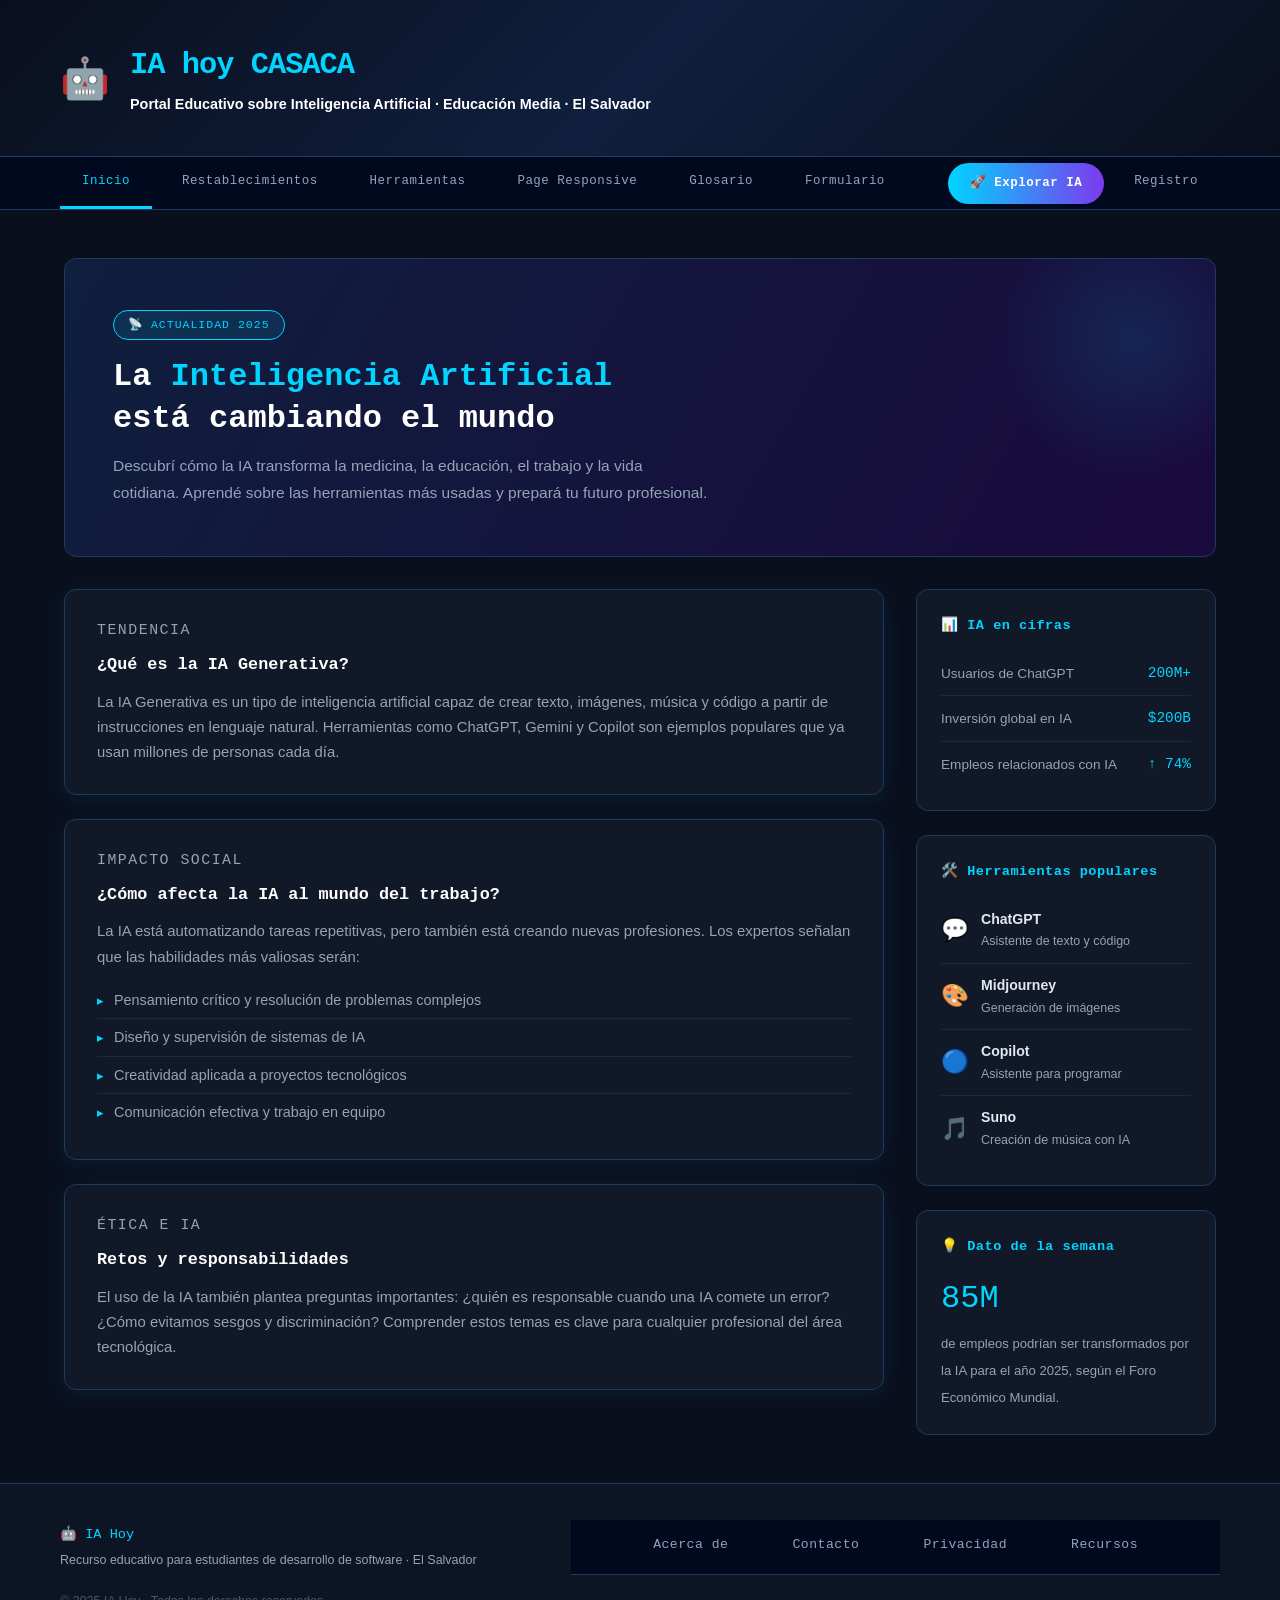
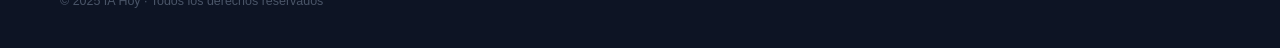
<file: index.html>
<!DOCTYPE html>
<html lang="es">
<head>
<meta charset="UTF-8">
<meta name="viewport" content="width=device-width, initial-scale=1.0">
<title>Inicio · R.A.V</title>
<link rel="stylesheet" href="style.css">
<link rel="icon" href="icons/Icon-IA.png">
</head>
<body>

  <header>
    <div class="header-icono">🤖</div>
    <div>
      <h1>IA hoy CASACA</h1>
      <p>Portal Educativo sobre Inteligencia Artificial · Educación Media · El Salvador</p>
    </div>
  </header>


  <nav>
    <a href="index.html" class="activo">Inicio</a>
    <a href="noticias.html">Restablecimientos</a>
    <a href="Herramientas.html">Herramientas</a>
    <a href="responsivepage.html">Page Responsive</a>
    <a href="#">Glosario</a>
    <a href="formulario.html">Formulario</a>
    <a href="ExplorarIA.html" class="btn-especial">🚀 Explorar IA</a>
    <a href="Registro.html">Registro</a>
  </nav>

  <div class="contenedor">

    <section class="hero">
      <span class="hero-badge">📡 ACTUALIDAD 2025</span>
      <h2>La <span>Inteligencia Artificial</span><br />está cambiando el mundo</h2>
      <p>Descubrí cómo la IA transforma la medicina, la educación, el trabajo y la vida cotidiana. Aprendé sobre las herramientas más usadas y prepará tu futuro profesional.</p>
    </section>

    <main>

      <article class="card">
        <p class="card-tag">Tendencia</p>
        <h3>¿Qué es la IA Generativa?</h3>
        <p>La IA Generativa es un tipo de inteligencia artificial capaz de crear texto, imágenes, música y código a partir de instrucciones en lenguaje natural. Herramientas como ChatGPT, Gemini y Copilot son ejemplos populares que ya usan millones de personas cada día.</p>
      </article>

      <article class="card">
        <p class="card-tag">Impacto Social</p>
        <h3>¿Cómo afecta la IA al mundo del trabajo?</h3>
        <p>La IA está automatizando tareas repetitivas, pero también está creando nuevas profesiones. Los expertos señalan que las habilidades más valiosas serán:</p>
        <ul class="card-lista">
          <li>Pensamiento crítico y resolución de problemas complejos</li>
          <li>Diseño y supervisión de sistemas de IA</li>
          <li>Creatividad aplicada a proyectos tecnológicos</li>
          <li>Comunicación efectiva y trabajo en equipo</li>
        </ul>
      </article>

      <article class="card">
        <p class="card-tag">Ética e IA</p>
        <h3>Retos y responsabilidades</h3>
        <p>El uso de la IA también plantea preguntas importantes: ¿quién es responsable cuando una IA comete un error? ¿Cómo evitamos sesgos y discriminación? Comprender estos temas es clave para cualquier profesional del área tecnológica.</p>
      </article>

    </main>

    <aside>

      <div class="aside-card">
        <h4>📊 IA en cifras</h4>
        <div class="stat-item">
          <span class="stat-label">Usuarios de ChatGPT</span>
          <span class="stat-valor">200M+</span>
        </div>
        <div class="stat-item">
          <span class="stat-label">Inversión global en IA</span>
          <span class="stat-valor">$200B</span>
        </div>
        <div class="stat-item">
          <span class="stat-label">Empleos relacionados con IA</span>
          <span class="stat-valor">↑ 74%</span>
        </div>
      </div>

      <div class="aside-card">
        <h4>🛠️ Herramientas populares</h4>
        <div class="herramienta-item">
          <span class="herramienta-icono">💬</span>
          <div>
            <div class="herramienta-nombre">ChatGPT</div>
            <div class="herramienta-desc">Asistente de texto y código</div>
          </div>
        </div>
        <div class="herramienta-item">
          <span class="herramienta-icono">🎨</span>
          <div>
            <div class="herramienta-nombre">Midjourney</div>
            <div class="herramienta-desc">Generación de imágenes</div>
          </div>
        </div>
        <div class="herramienta-item">
          <span class="herramienta-icono">🔵</span>
          <div>
            <div class="herramienta-nombre">Copilot</div>
            <div class="herramienta-desc">Asistente para programar</div>
          </div>
        </div>
        <div class="herramienta-item">
          <span class="herramienta-icono">🎵</span>
          <div>
            <div class="herramienta-nombre">Suno</div>
            <div class="herramienta-desc">Creación de música con IA</div>
          </div>
        </div>
      </div>

      <div class="aside-card">
        <h4>💡 Dato de la semana</h4>
        <span class="dato-grande">85M</span>
        <span class="dato-desc">de empleos podrían ser transformados por la IA para el año 2025, según el Foro Económico Mundial.</span>
      </div>

    </aside>

  </div><footer>
    <div class="footer-marca">
      🤖 IA Hoy
      <span>Recurso educativo para estudiantes de desarrollo de software · El Salvador</span>
    </div>
    <nav class="footer-links">
      <a href="#">Acerca de</a>
      <a href="#">Contacto</a>
      <a href="#">Privacidad</a>
      <a href="#">Recursos</a>
    </nav>
    <p class="footer-copy">&copy; 2025 IA Hoy · Todos los derechos reservados</p>
  </footer>

</body>
</html>
</file>
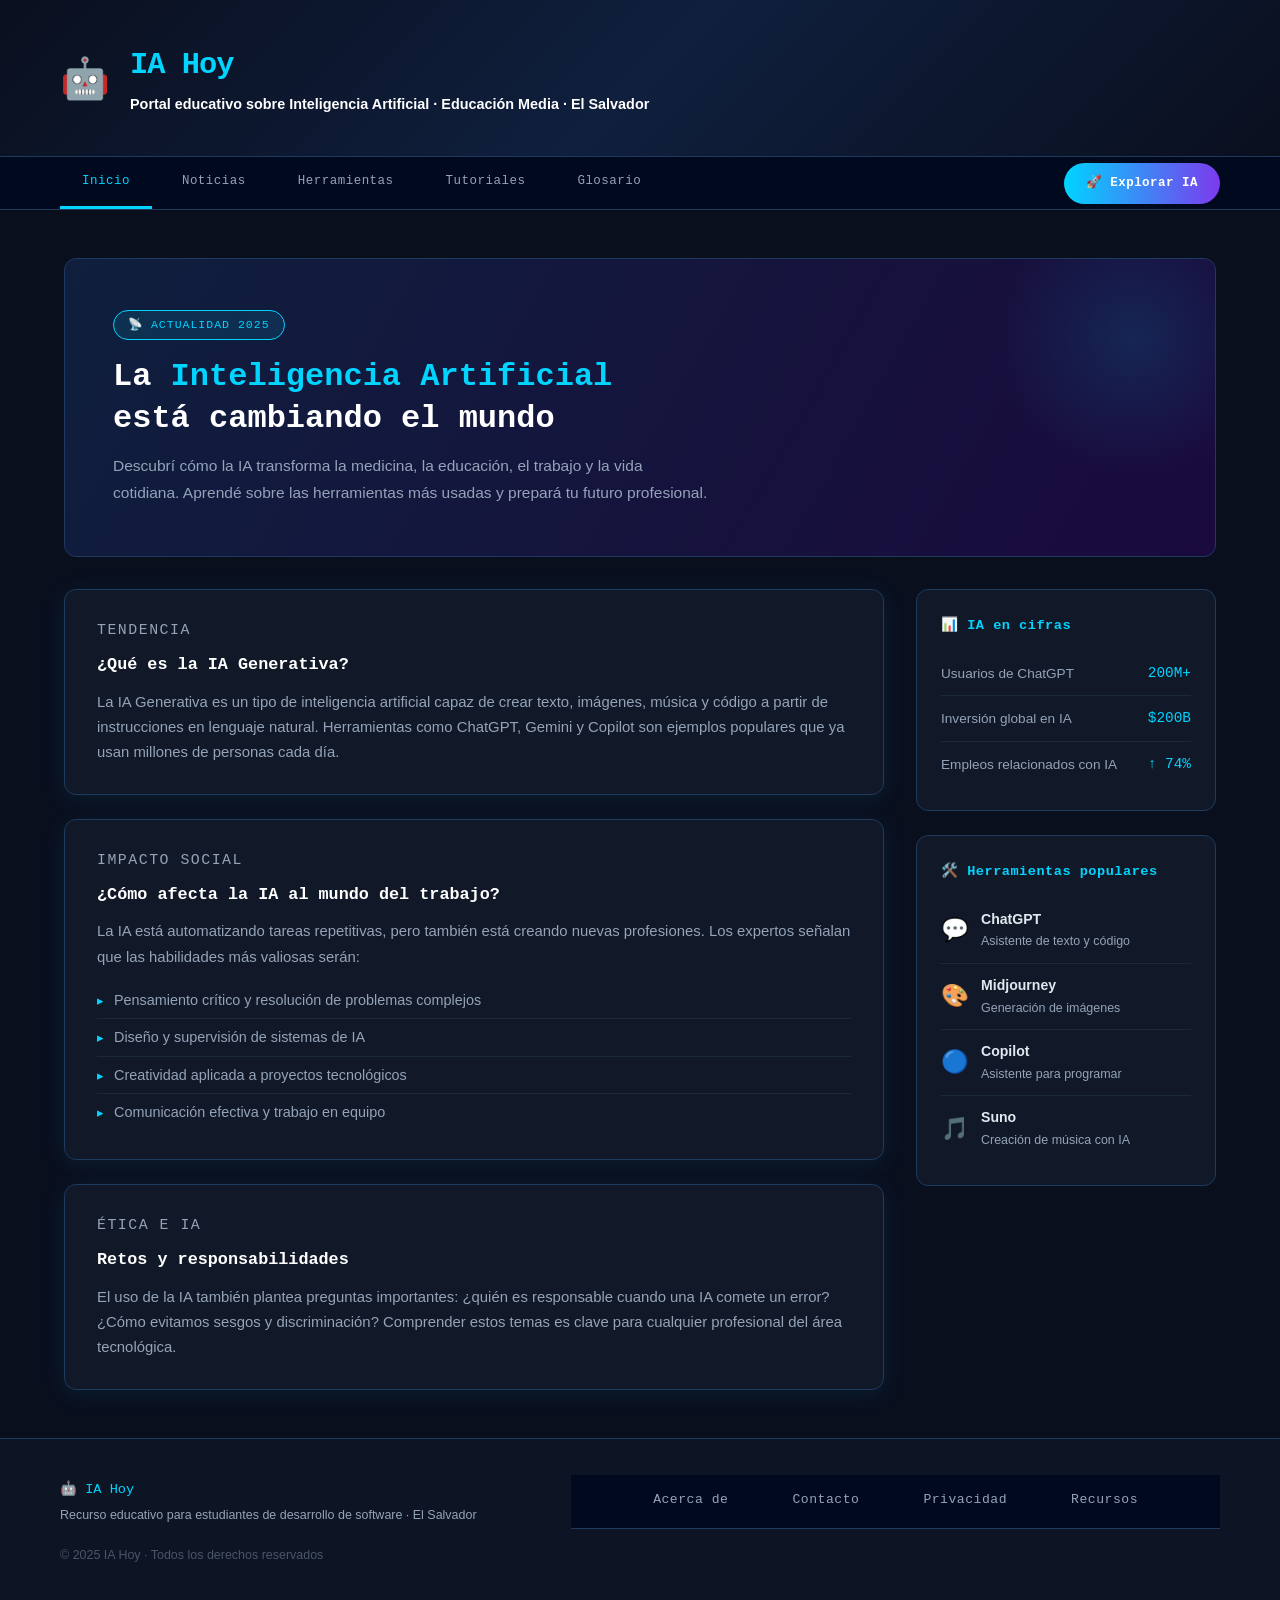
<file: ExplorarIA.html>
<!DOCTYPE html>
<html lang="es">
<head>
<meta charset="UTF-8">
<meta name="viewport" content="width=device-width, initial-scale=1.0">
<title>La actualidad de la IA</title>
<link rel="stylesheet" href="style.css">
<link rel="icon" href="icons/Icon-IA.png">
</head>
<body>

  <!-- ==================== HEADER ==================== -->
  <header>
    <div class="header-icono">🤖</div>
    <div>
      <h1>IA Hoy</h1>
      <p>Portal educativo sobre Inteligencia Artificial · Educación Media · El Salvador</p>
    </div>
  </header>

  <!-- ==================== NAV ==================== -->
  <nav>
    <a href="index.html" class="activo">Inicio</a>
    <a href="noticias.html">Noticias</a>
    <a href="Herramientas.html">Herramientas</a>
    <a href="#">Tutoriales</a>
    <a href="#">Glosario</a>
    <a href="ExplorarIA.html" class="btn-especial">🚀 Explorar IA</a>
  </nav>

  <!-- ==================== CONTENIDO PRINCIPAL ==================== -->
  <div class="contenedor">

    <!-- HERO BANNER -->
    <section class="hero">
      <span class="hero-badge">📡 ACTUALIDAD 2025</span>
      <h2>La <span>Inteligencia Artificial</span><br />está cambiando el mundo</h2>
      <p>Descubrí cómo la IA transforma la medicina, la educación, el trabajo y la vida cotidiana. Aprendé sobre las herramientas más usadas y prepará tu futuro profesional.</p>
    </section>

    <!-- MAIN: artículos principales -->
    <main>

      <article class="card">
        <p class="card-tag">Tendencia</p>
        <h3>¿Qué es la IA Generativa?</h3>
        <p>La IA Generativa es un tipo de inteligencia artificial capaz de crear texto, imágenes, música y código a partir de instrucciones en lenguaje natural. Herramientas como ChatGPT, Gemini y Copilot son ejemplos populares que ya usan millones de personas cada día.</p>
      </article>

      <article class="card">
        <p class="card-tag">Impacto Social</p>
        <h3>¿Cómo afecta la IA al mundo del trabajo?</h3>
        <p>La IA está automatizando tareas repetitivas, pero también está creando nuevas profesiones. Los expertos señalan que las habilidades más valiosas serán:</p>
        <ul class="card-lista">
          <li>Pensamiento crítico y resolución de problemas complejos</li>
          <li>Diseño y supervisión de sistemas de IA</li>
          <li>Creatividad aplicada a proyectos tecnológicos</li>
          <li>Comunicación efectiva y trabajo en equipo</li>
        </ul>
      </article>

      <article class="card">
        <p class="card-tag">Ética e IA</p>
        <h3>Retos y responsabilidades</h3>
        <p>El uso de la IA también plantea preguntas importantes: ¿quién es responsable cuando una IA comete un error? ¿Cómo evitamos sesgos y discriminación? Comprender estos temas es clave para cualquier profesional del área tecnológica.</p>
      </article>

    </main>

    <!-- ASIDE: contenido lateral -->
    <aside>

      <div class="aside-card">
        <h4>📊 IA en cifras</h4>
        <div class="stat-item">
          <span class="stat-label">Usuarios de ChatGPT</span>
          <span class="stat-valor">200M+</span>
        </div>
        <div class="stat-item">
          <span class="stat-label">Inversión global en IA</span>
          <span class="stat-valor">$200B</span>
        </div>
        <div class="stat-item">
          <span class="stat-label">Empleos relacionados con IA</span>
          <span class="stat-valor">↑ 74%</span>
        </div>
      </div>

      <div class="aside-card">
        <h4>🛠️ Herramientas populares</h4>
        <div class="herramienta-item">
          <span class="herramienta-icono">💬</span>
          <div>
            <div class="herramienta-nombre">ChatGPT</div>
            <div class="herramienta-desc">Asistente de texto y código</div>
          </div>
        </div>
        <div class="herramienta-item">
          <span class="herramienta-icono">🎨</span>
          <div>
            <div class="herramienta-nombre">Midjourney</div>
            <div class="herramienta-desc">Generación de imágenes</div>
          </div>
        </div>
        <div class="herramienta-item">
          <span class="herramienta-icono">🔵</span>
          <div>
            <div class="herramienta-nombre">Copilot</div>
            <div class="herramienta-desc">Asistente para programar</div>
          </div>
        </div>
        <div class="herramienta-item">
          <span class="herramienta-icono">🎵</span>
          <div>
            <div class="herramienta-nombre">Suno</div>
            <div class="herramienta-desc">Creación de música con IA</div>
          </div>
        </div>
    </div>
</aside>

  </div><!-- fin .contenedor -->

  <!-- ==================== FOOTER ==================== -->
  <footer>
    <div class="footer-marca">
      🤖 IA Hoy
      <span>Recurso educativo para estudiantes de desarrollo de software · El Salvador</span>
    </div>
    <nav class="footer-links">
      <a href="#">Acerca de</a>
      <a href="#">Contacto</a>
      <a href="#">Privacidad</a>
      <a href="#">Recursos</a>
    </nav>
    <p class="footer-copy">&copy; 2025 IA Hoy · Todos los derechos reservados</p>
  </footer>

</body>
</html>
</file>
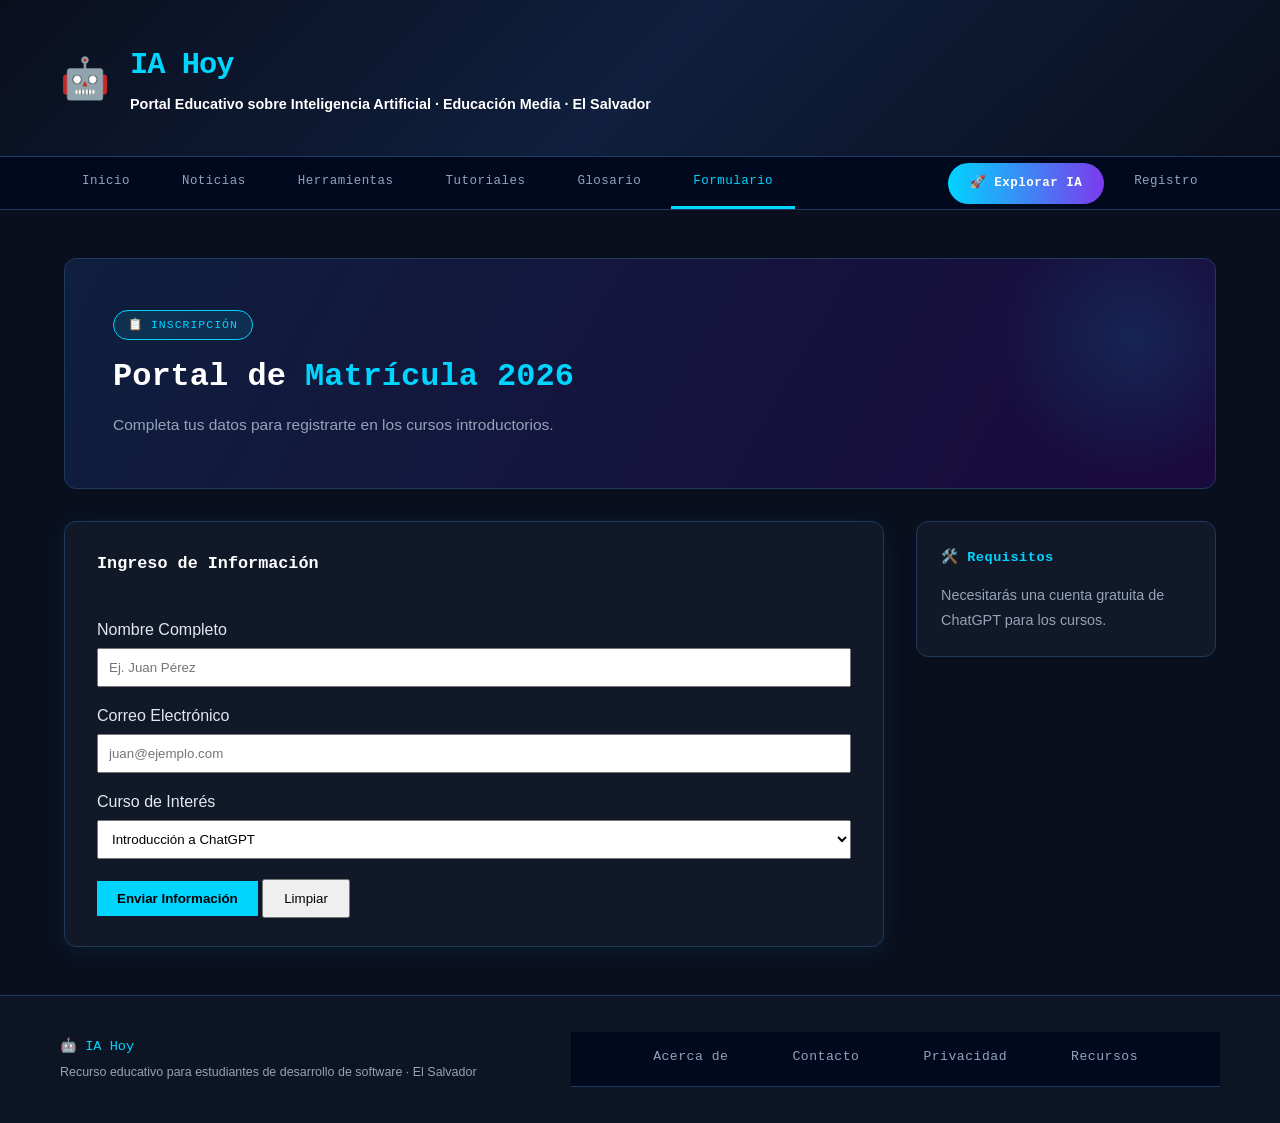
<file: formulario.html>
<!DOCTYPE html>
<html lang="es">
<head>
<meta charset="UTF-8">
<meta name="viewport" content="width=device-width, initial-scale=1.0">
<title>Formulario - IA Hoy</title>
<link rel="stylesheet" href="style.css">
<link rel="icon" href="icons/Icon-IA.png">
</head>
<body>

  <header>
    <div class="header-icono">🤖</div>
    <div>
      <h1>IA Hoy</h1>
      <p>Portal Educativo sobre Inteligencia Artificial · Educación Media · El Salvador</p>
    </div>
  </header>

  <nav>
    <a href="index.html">Inicio</a>
    <a href="noticias.html">Noticias</a>
    <a href="Herramientas.html">Herramientas</a>
    <a href="#">Tutoriales</a>
    <a href="#">Glosario</a>
    <a href="formulario.html" class="activo">Formulario</a>
    <a href="ExplorarIA.html" class="btn-especial">🚀 Explorar IA</a>
    <a href="Registro.html">Registro</a>
  </nav>

  <div class="contenedor">

    <section class="hero">
      <span class="hero-badge">📋 INSCRIPCIÓN</span>
      <h2>Portal de <span>Matrícula 2026</span></h2>
      <p>Completa tus datos para registrarte en los cursos introductorios.</p>
    </section>

    <main>
      <article class="card">
        <h3>Ingreso de Información</h3>
        <br>
        <form>
          <div style="margin-bottom: 15px;">
            <label>Nombre Completo</label><br>
            <input type="text" placeholder="Ej. Juan Pérez" style="width: 100%; padding: 10px; margin-top: 5px;">
          </div>
          <div style="margin-bottom: 15px;">
            <label>Correo Electrónico</label><br>
            <input type="email" placeholder="juan@ejemplo.com" style="width: 100%; padding: 10px; margin-top: 5px;">
          </div>
          <div style="margin-bottom: 15px;">
            <label>Curso de Interés</label><br>
            <select style="width: 100%; padding: 10px; margin-top: 5px;">
              <option>Introducción a ChatGPT</option>
              <option>Generación de Imágenes con IA</option>
            </select>
          </div>
          <div style="margin-top: 20px;">
            <button type="submit" style="padding: 10px 20px; background: var(--color-acento); border: none; font-weight: bold; cursor: pointer;">Enviar Información</button>
            <button type="reset" style="padding: 10px 20px; cursor: pointer;">Limpiar</button>
          </div>
        </form>
      </article>
    </main>

    <aside>
      <div class="aside-card">
        <h4>🛠️ Requisitos</h4>
        <p style="color: var(--color-suave); font-size: 0.9rem;">Necesitarás una cuenta gratuita de ChatGPT para los cursos.</p>
      </div>
    </aside>

  </div>

  <footer>
    <div class="footer-marca">
      🤖 IA Hoy
      <span>Recurso educativo para estudiantes de desarrollo de software · El Salvador</span>
    </div>
    <nav class="footer-links">
      <a href="#">Acerca de</a>
      <a href="#">Contacto</a>
      <a href="#">Privacidad</a>
      <a href="#">Recursos</a>
    </nav>
  </footer>
</body>
</html>
</file>
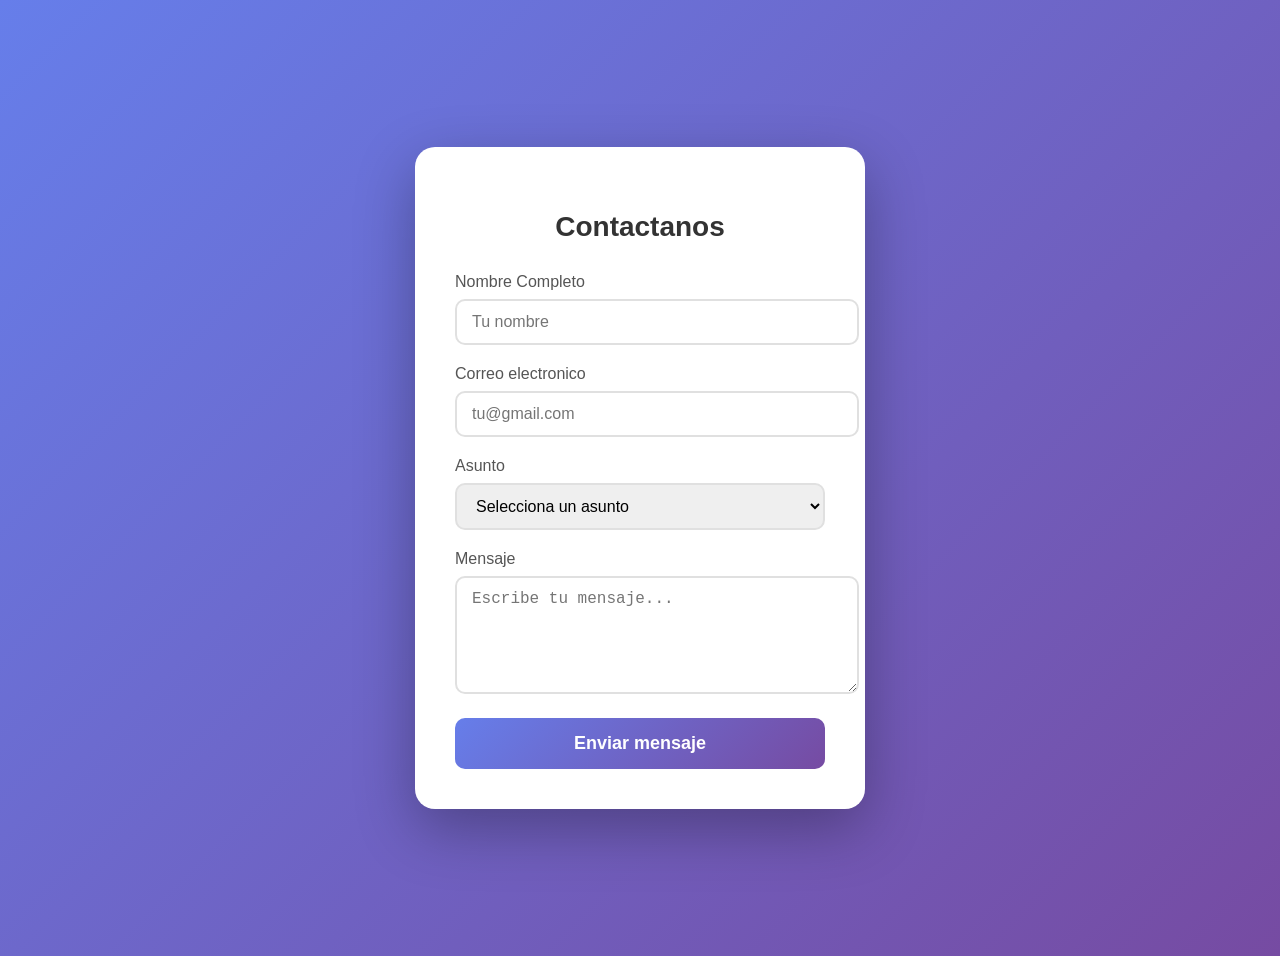
<file: formulariocontacto.html>
<!DOCTYPE html>
<html lang="en">
<head>
    <meta charset="UTF-8">
    <meta name="viewport" content="width=device-width, initial-scale=1.0">
    <title>Contacto</title>
    


    <style>

        body{
            font-family: 'Segoe UI', Tahoma, sans-serif;
            background: linear-gradient(135deg, #667eea 0%, #764ba2 100%);
            min-height: 100vh;
            display: flex;
            justify-content: center;
            align-items: center;
            padding: 20px;
        }

        .contenedor{
            width: 100%;
            max-width: 450px;
        }

        .formulario{
            background: white;
            padding: 40px;
            border-radius: 20px;
            box-shadow: 0 20px 60px rgba(0, 0, 0, 0.3);
        }

        .formulario h2{
            text-align: center;
            color: #333;
            margin-bottom: 30px;
            font-size: 28px;
        }

        .grupo{
            margin-bottom: 20px;
        }

        .grupo label{
            display: block;
            margin-bottom: 8PX;
            color: #555;
            font-weight: 500;
        }

        .grupo input,
        .grupo select,
        .grupo textarea{
            width: 100%;
            padding: 12px 15px;
            border: 2px solid #e0e0e0;
            border-radius: 10px;
            font-size: 16px;
            transition: border-color 0.3s;
        }

        .grupo input:focus,
        .grupo select:focus,
        .grupo textarea:focus{
            outline: none;
            border-color: #667eea;
        }

        .btn-enviar{
            width: 100%;
            padding: 15px;
            background: linear-gradient(135deg, #667eea 0%, #764ba2 100%);
            color: white;
            border: none;
            border-radius: 10px;
            font-size: 18px;
            font-weight: bold;
            cursor:pointer;
            transition: transform 0.2s, box-shadow 0.2s;
        }

        .btn-enviar:hover{
            transform: translateY(-2px);
            box-shadow: 0 10px 30px rgba(102, 126, 234, 0.4);
        }

        @media (max-width: 480px){
            .formulario{
                padding: 25px;
            }
        }

    </style>

</head>
<body>

    <div class="contenedor">
        <form action="" class="formulario">
            <h2>Contactanos</h2>
            <div class="grupo">
                <label for="nombre">Nombre Completo</label>
                <input type="text" id="nombre" placeholder="Tu nombre" required>
            </div>

            <div class="grupo">
                <label for="email">Correo electronico</label>
                <input type="email" id="email" placeholder="tu@gmail.com" required>
            </div>

            <div class="grupo">
                <label for="asunto">Asunto</label>
                <select name="" id="asunto" required>
                    <option value="">Selecciona un asunto</option>
                    <option value="Consulta">Consulta</option>
                    <option value="Soporte">Soporte tecnico</option>
                    <option value="Otro">Otro</option>
                </select>
            </div>

            <div class="grupo">
                <label for="mensaje">Mensaje</label>
                <textarea name="" id="mensaje" rows="5" placeholder="Escribe tu mensaje..." required></textarea>
            </div>

            <button type="submit" class="btn-enviar">Enviar mensaje</button>
        </form>
    </div>
    
</body>
</html>
</file>
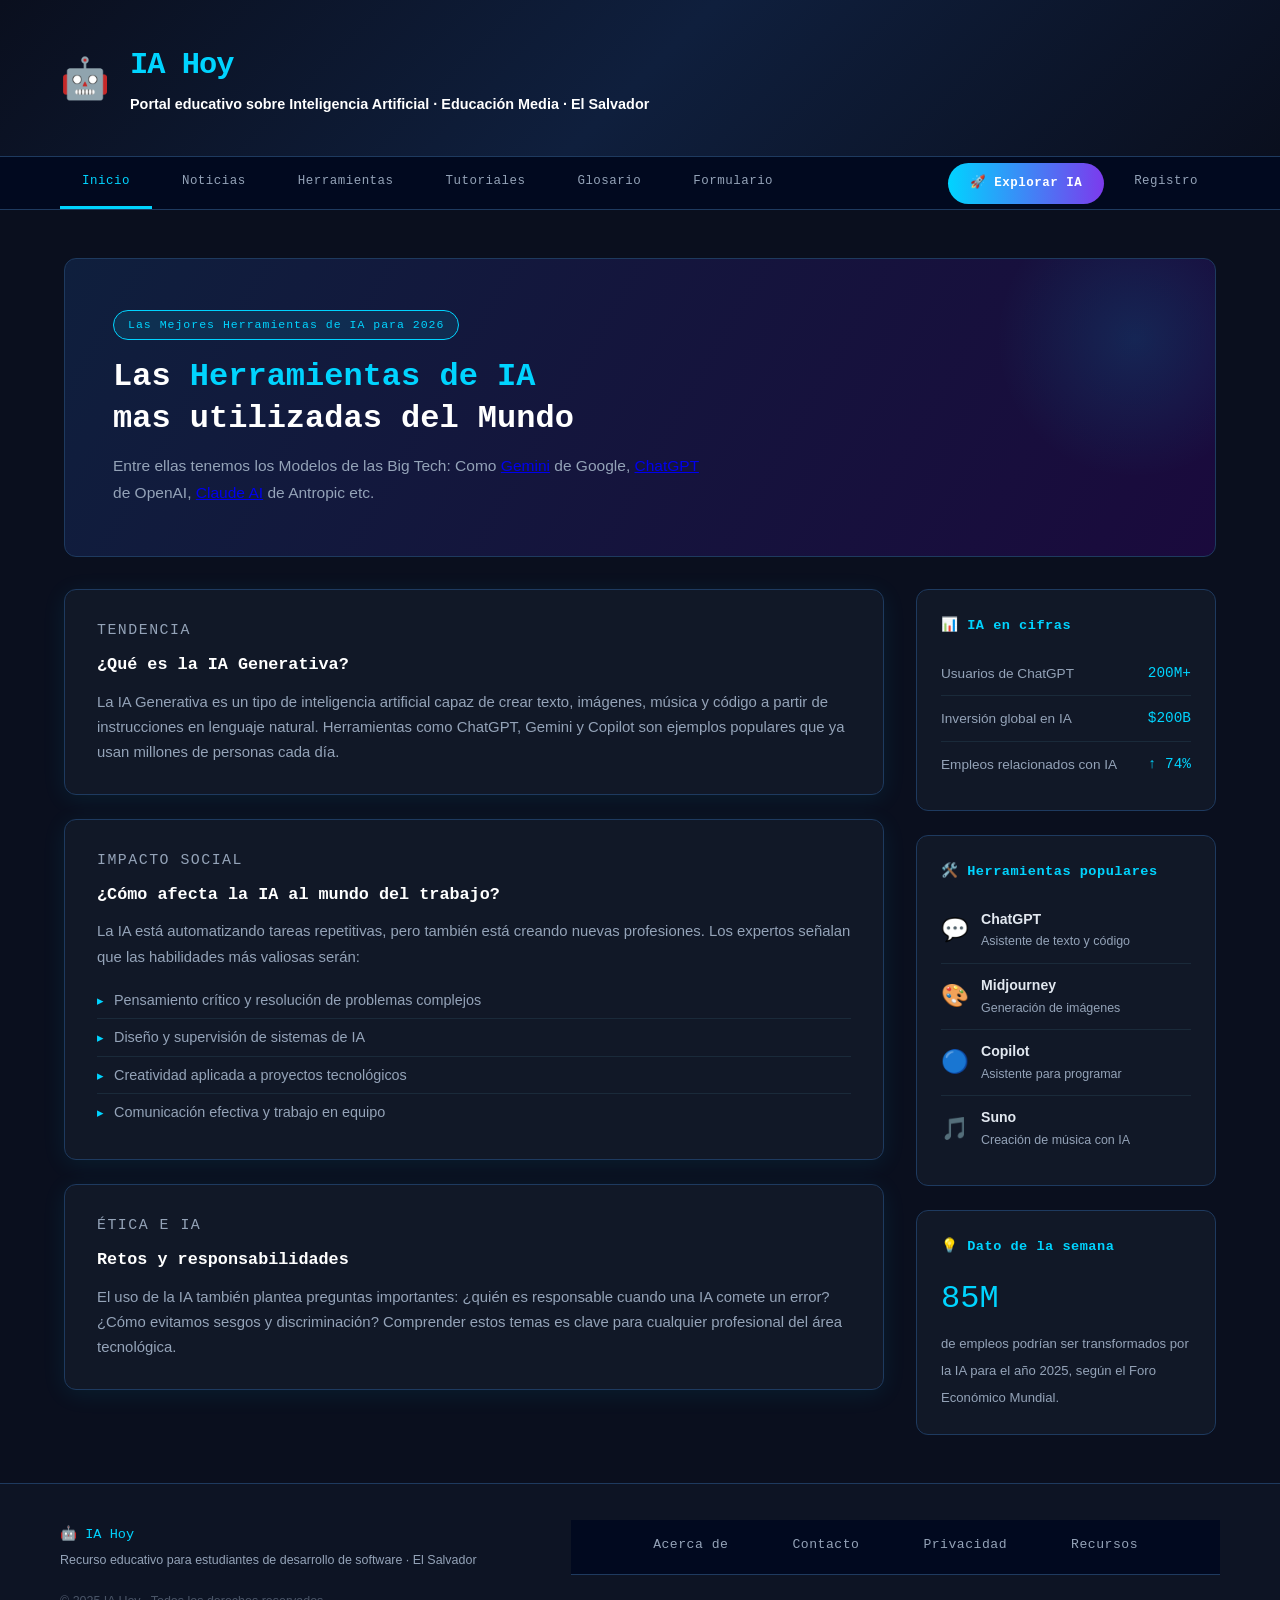
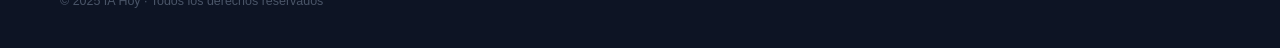
<file: Herramientas.html>
<!DOCTYPE html>
<html lang="es">
<head>
<meta charset="UTF-8">
<meta name="viewport" content="width=device-width, initial-scale=1.0">
<title>Herramientas · IA Hoy</title>
<link rel="stylesheet" href="style.css">
<link rel="icon" href="icons/Icon-IA.png">
</head>
<body>

  <!-- ==================== HEADER ==================== -->
  <header>
    <div class="header-icono">🤖</div>
    <div>
      <h1>IA Hoy</h1>
      <p>Portal educativo sobre Inteligencia Artificial · Educación Media · El Salvador</p>
    </div>
  </header>

  <!-- ==================== NAV ==================== -->
 <nav>
    <a href="main.html" class="activo">Inicio</a>
    <a href="noticias.html">Noticias</a>
    <a href="Herramientas.html">Herramientas</a>
    <a href="#">Tutoriales</a>
    <a href="#">Glosario</a>
    <a href="formulario.html">Formulario</a>
    <a href="ExplorarIA.html" class="btn-especial">🚀 Explorar IA</a>
    <a href="Registro.html">Registro</a>
  </nav>

  <!-- ==================== CONTENIDO PRINCIPAL ==================== -->
  <div class="contenedor">

    <!-- HERO BANNER -->
    <section class="hero">
      <span class="hero-badge">Las Mejores Herramientas de IA para 2026</span>
      <h2>Las <span>Herramientas de IA</span><br />mas utilizadas del Mundo</h2>
      <p>Entre ellas tenemos los Modelos de las Big Tech: Como <a id="enter" href="#">Gemini</a> de Google,
    <a id="enter" href="#">ChatGPT</a> de OpenAI, <a id="enter" href="#">Claude AI</a> de Antropic etc.</p>
    </section>

    <!-- MAIN: artículos principales -->
    <main>

      <article class="card">
        <p class="card-tag">Tendencia</p>
        <h3>¿Qué es la IA Generativa?</h3>
        <p>La IA Generativa es un tipo de inteligencia artificial capaz de crear texto, imágenes, música y código a partir de instrucciones en lenguaje natural. Herramientas como ChatGPT, Gemini y Copilot son ejemplos populares que ya usan millones de personas cada día.</p>
      </article>

      <article class="card">
        <p class="card-tag">Impacto Social</p>
        <h3>¿Cómo afecta la IA al mundo del trabajo?</h3>
        <p>La IA está automatizando tareas repetitivas, pero también está creando nuevas profesiones. Los expertos señalan que las habilidades más valiosas serán:</p>
        <ul class="card-lista">
          <li>Pensamiento crítico y resolución de problemas complejos</li>
          <li>Diseño y supervisión de sistemas de IA</li>
          <li>Creatividad aplicada a proyectos tecnológicos</li>
          <li>Comunicación efectiva y trabajo en equipo</li>
        </ul>
      </article>

      <article class="card">
        <p class="card-tag">Ética e IA</p>
        <h3>Retos y responsabilidades</h3>
        <p>El uso de la IA también plantea preguntas importantes: ¿quién es responsable cuando una IA comete un error? ¿Cómo evitamos sesgos y discriminación? Comprender estos temas es clave para cualquier profesional del área tecnológica.</p>
      </article>

    </main>

    <!-- ASIDE: contenido lateral -->
    <aside>

      <div class="aside-card">
        <h4>📊 IA en cifras</h4>
        <div class="stat-item">
          <span class="stat-label">Usuarios de ChatGPT</span>
          <span class="stat-valor">200M+</span>
        </div>
        <div class="stat-item">
          <span class="stat-label">Inversión global en IA</span>
          <span class="stat-valor">$200B</span>
        </div>
        <div class="stat-item">
          <span class="stat-label">Empleos relacionados con IA</span>
          <span class="stat-valor">↑ 74%</span>
        </div>
      </div>

      <div class="aside-card">
        <h4>🛠️ Herramientas populares</h4>
        <div class="herramienta-item">
          <span class="herramienta-icono">💬</span>
          <div>
            <div class="herramienta-nombre">ChatGPT</div>
            <div class="herramienta-desc">Asistente de texto y código</div>
          </div>
        </div>
        <div class="herramienta-item">
          <span class="herramienta-icono">🎨</span>
          <div>
            <div class="herramienta-nombre">Midjourney</div>
            <div class="herramienta-desc">Generación de imágenes</div>
          </div>
        </div>
        <div class="herramienta-item">
          <span class="herramienta-icono">🔵</span>
          <div>
            <div class="herramienta-nombre">Copilot</div>
            <div class="herramienta-desc">Asistente para programar</div>
          </div>
        </div>
        <div class="herramienta-item">
          <span class="herramienta-icono">🎵</span>
          <div>
            <div class="herramienta-nombre">Suno</div>
            <div class="herramienta-desc">Creación de música con IA</div>
          </div>
        </div>
      </div>

      <div class="aside-card">
        <h4>💡 Dato de la semana</h4>
        <span class="dato-grande">85M</span>
        <span class="dato-desc">de empleos podrían ser transformados por la IA para el año 2025, según el Foro Económico Mundial.</span>
      </div>

    </aside>

  </div><!-- fin .contenedor -->

  <!-- ==================== FOOTER ==================== -->
  <footer>
    <div class="footer-marca">
      🤖 IA Hoy
      <span>Recurso educativo para estudiantes de desarrollo de software · El Salvador</span>
    </div>
    <nav class="footer-links">
      <a href="#">Acerca de</a>
      <a href="#">Contacto</a>
      <a href="#">Privacidad</a>
      <a href="#">Recursos</a>
    </nav>
    <p class="footer-copy">&copy; 2025 IA Hoy · Todos los derechos reservados</p>
  </footer>

</body>
</html>
</file>
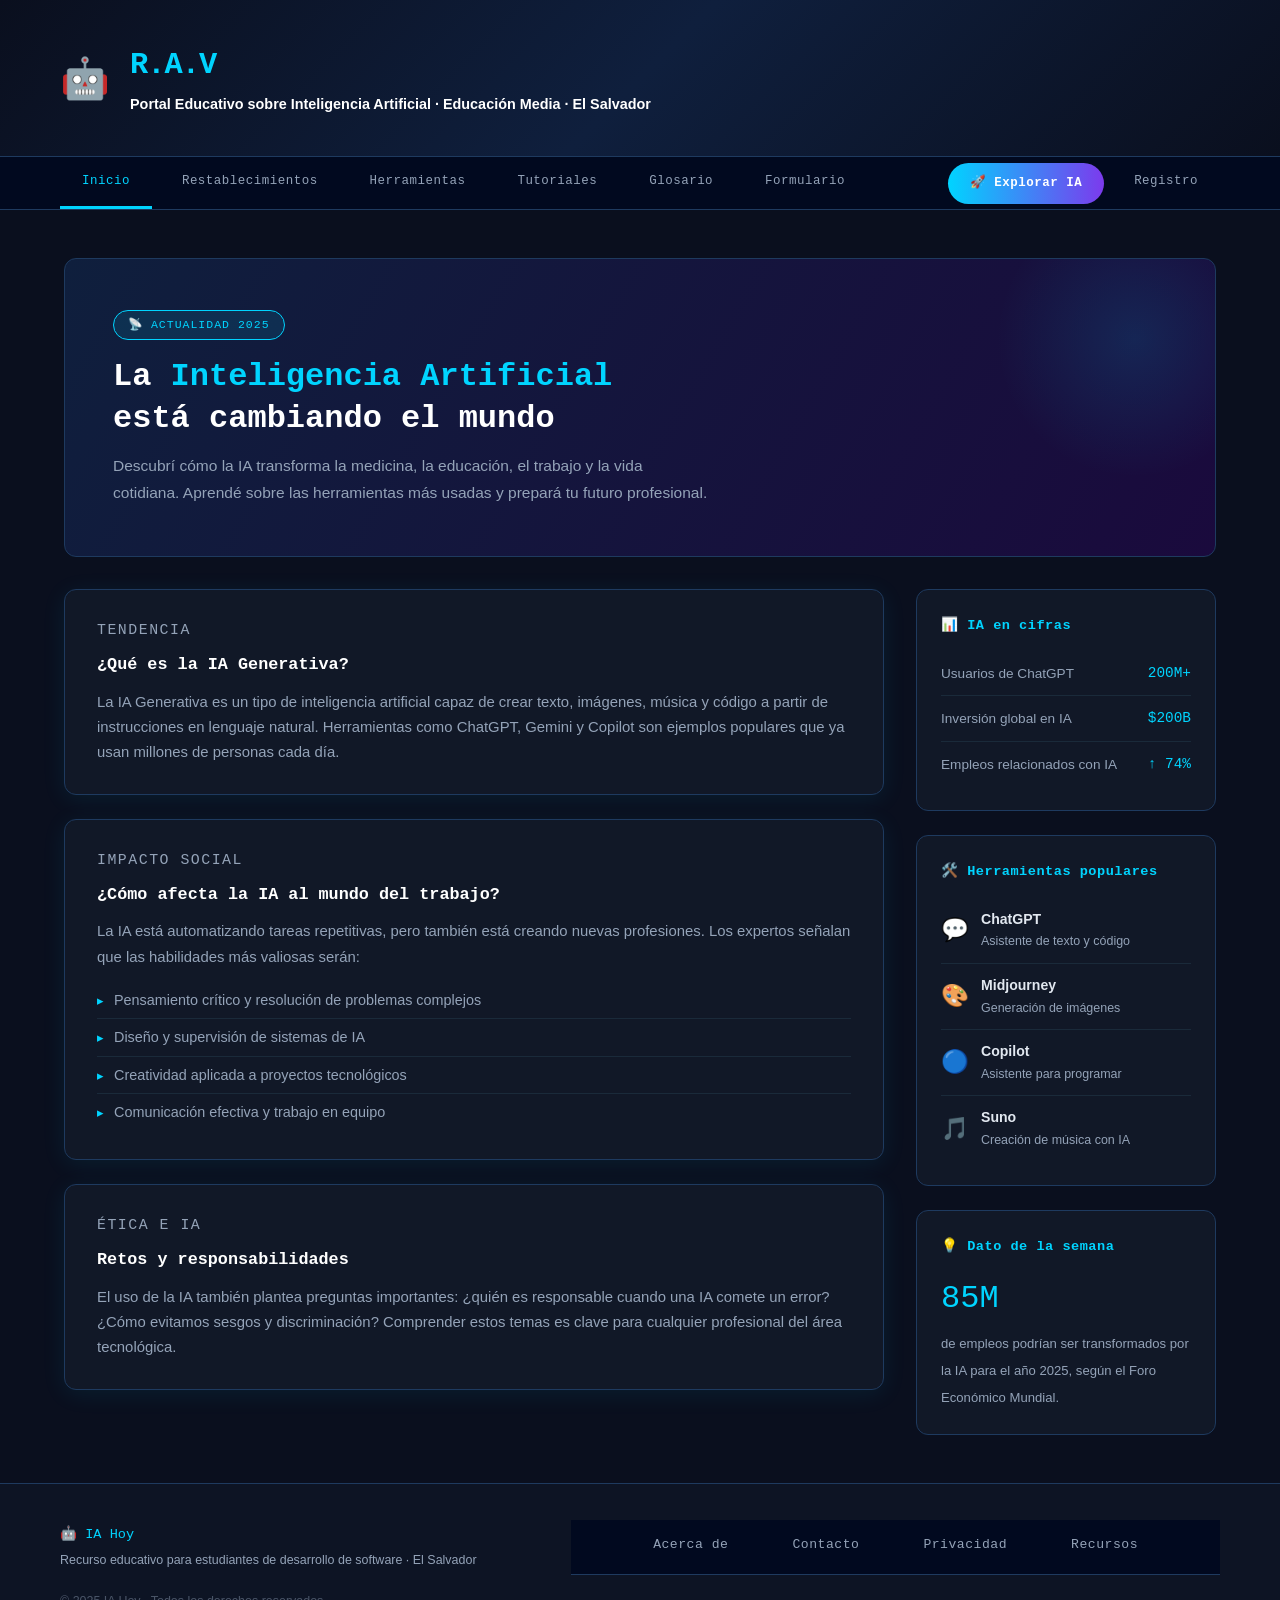
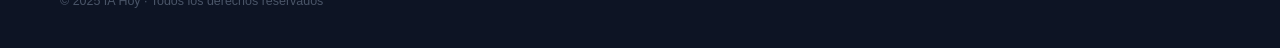
<file: main.html>
<!DOCTYPE html>
<html lang="es">
<head>
<meta charset="UTF-8">
<meta name="viewport" content="width=device-width, initial-scale=1.0">
<title>Inicio · R.A.V</title>
<link rel="stylesheet" href="style.css">
<link rel="icon" href="icons/Icon-IA.png">
</head>
<body>

  <header>
    <div class="header-icono">🤖</div>
    <div>
      <h1>R.A.V</h1>
      <p>Portal Educativo sobre Inteligencia Artificial · Educación Media · El Salvador</p>
    </div>
  </header>


  <nav>
    <a href="main.html" class="activo">Inicio</a>
    <a href="noticias.html">Restablecimientos</a>
    <a href="Herramientas.html">Herramientas</a>
    <a href="#">Tutoriales</a>
    <a href="#">Glosario</a>
    <a href="formulario.html">Formulario</a>
    <a href="ExplorarIA.html" class="btn-especial">🚀 Explorar IA</a>
    <a href="Registro.html">Registro</a>
  </nav>

  <div class="contenedor">

    <section class="hero">
      <span class="hero-badge">📡 ACTUALIDAD 2025</span>
      <h2>La <span>Inteligencia Artificial</span><br />está cambiando el mundo</h2>
      <p>Descubrí cómo la IA transforma la medicina, la educación, el trabajo y la vida cotidiana. Aprendé sobre las herramientas más usadas y prepará tu futuro profesional.</p>
    </section>

    <main>

      <article class="card">
        <p class="card-tag">Tendencia</p>
        <h3>¿Qué es la IA Generativa?</h3>
        <p>La IA Generativa es un tipo de inteligencia artificial capaz de crear texto, imágenes, música y código a partir de instrucciones en lenguaje natural. Herramientas como ChatGPT, Gemini y Copilot son ejemplos populares que ya usan millones de personas cada día.</p>
      </article>

      <article class="card">
        <p class="card-tag">Impacto Social</p>
        <h3>¿Cómo afecta la IA al mundo del trabajo?</h3>
        <p>La IA está automatizando tareas repetitivas, pero también está creando nuevas profesiones. Los expertos señalan que las habilidades más valiosas serán:</p>
        <ul class="card-lista">
          <li>Pensamiento crítico y resolución de problemas complejos</li>
          <li>Diseño y supervisión de sistemas de IA</li>
          <li>Creatividad aplicada a proyectos tecnológicos</li>
          <li>Comunicación efectiva y trabajo en equipo</li>
        </ul>
      </article>

      <article class="card">
        <p class="card-tag">Ética e IA</p>
        <h3>Retos y responsabilidades</h3>
        <p>El uso de la IA también plantea preguntas importantes: ¿quién es responsable cuando una IA comete un error? ¿Cómo evitamos sesgos y discriminación? Comprender estos temas es clave para cualquier profesional del área tecnológica.</p>
      </article>

    </main>

    <aside>

      <div class="aside-card">
        <h4>📊 IA en cifras</h4>
        <div class="stat-item">
          <span class="stat-label">Usuarios de ChatGPT</span>
          <span class="stat-valor">200M+</span>
        </div>
        <div class="stat-item">
          <span class="stat-label">Inversión global en IA</span>
          <span class="stat-valor">$200B</span>
        </div>
        <div class="stat-item">
          <span class="stat-label">Empleos relacionados con IA</span>
          <span class="stat-valor">↑ 74%</span>
        </div>
      </div>

      <div class="aside-card">
        <h4>🛠️ Herramientas populares</h4>
        <div class="herramienta-item">
          <span class="herramienta-icono">💬</span>
          <div>
            <div class="herramienta-nombre">ChatGPT</div>
            <div class="herramienta-desc">Asistente de texto y código</div>
          </div>
        </div>
        <div class="herramienta-item">
          <span class="herramienta-icono">🎨</span>
          <div>
            <div class="herramienta-nombre">Midjourney</div>
            <div class="herramienta-desc">Generación de imágenes</div>
          </div>
        </div>
        <div class="herramienta-item">
          <span class="herramienta-icono">🔵</span>
          <div>
            <div class="herramienta-nombre">Copilot</div>
            <div class="herramienta-desc">Asistente para programar</div>
          </div>
        </div>
        <div class="herramienta-item">
          <span class="herramienta-icono">🎵</span>
          <div>
            <div class="herramienta-nombre">Suno</div>
            <div class="herramienta-desc">Creación de música con IA</div>
          </div>
        </div>
      </div>

      <div class="aside-card">
        <h4>💡 Dato de la semana</h4>
        <span class="dato-grande">85M</span>
        <span class="dato-desc">de empleos podrían ser transformados por la IA para el año 2025, según el Foro Económico Mundial.</span>
      </div>

    </aside>

  </div><footer>
    <div class="footer-marca">
      🤖 IA Hoy
      <span>Recurso educativo para estudiantes de desarrollo de software · El Salvador</span>
    </div>
    <nav class="footer-links">
      <a href="#">Acerca de</a>
      <a href="#">Contacto</a>
      <a href="#">Privacidad</a>
      <a href="#">Recursos</a>
    </nav>
    <p class="footer-copy">&copy; 2025 IA Hoy · Todos los derechos reservados</p>
  </footer>

</body>
</html>
</file>
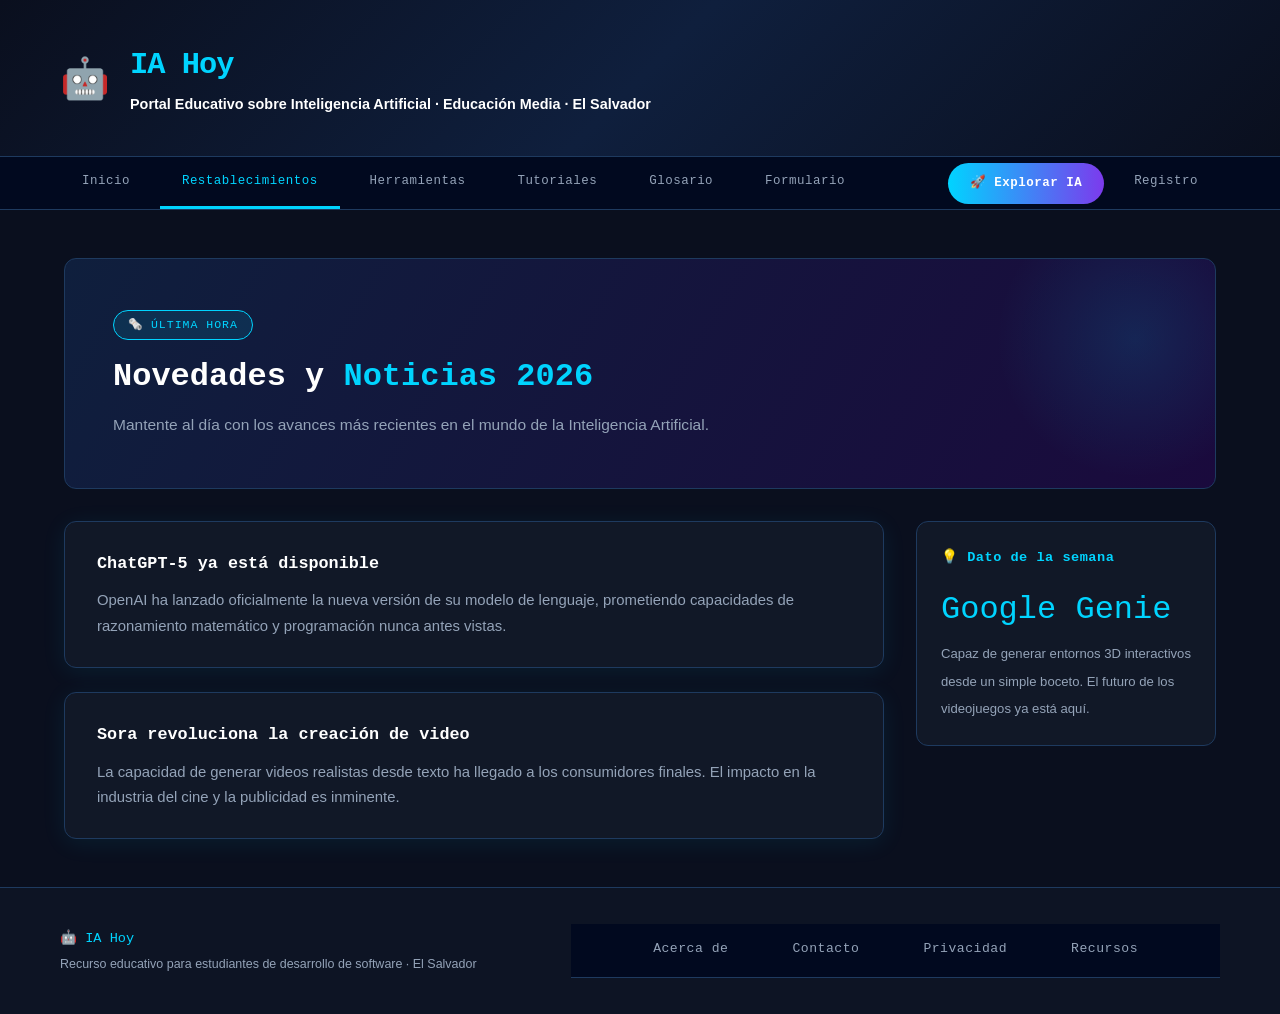
<file: noticias.html>
<!DOCTYPE html>
<html lang="es">
<head>
<meta charset="UTF-8">
<meta name="viewport" content="width=device-width, initial-scale=1.0">
<title>Noticias · IA Hoy</title>
<link rel="stylesheet" href="style.css">
<link rel="icon" href="icons/Icon-IA.png">
</head>
<body>

  <header>
    <div class="header-icono">🤖</div>
    <div>
      <h1>IA Hoy</h1>
      <p>Portal Educativo sobre Inteligencia Artificial · Educación Media · El Salvador</p>
    </div>
  </header>

  <nav>
    <a href="index.html">Inicio</a>
    <a href="noticias.html" class="activo">Restablecimientos</a>
    <a href="Herramientas.html">Herramientas</a>
    <a href="#">Tutoriales</a>
    <a href="#">Glosario</a>
    <a href="formulario.html">Formulario</a>
    <a href="ExplorarIA.html" class="btn-especial">🚀 Explorar IA</a>
    <a href="Registro.html">Registro</a>
  </nav>

  <div class="contenedor">

    <section class="hero">
      <span class="hero-badge">🗞️ ÚLTIMA HORA</span>
      <h2>Novedades y <span>Noticias 2026</span></h2>
      <p>Mantente al día con los avances más recientes en el mundo de la Inteligencia Artificial.</p>
    </section>

    <main>
      <article class="card">
        <h3>ChatGPT-5 ya está disponible</h3>
        <p>OpenAI ha lanzado oficialmente la nueva versión de su modelo de lenguaje, prometiendo capacidades de razonamiento matemático y programación nunca antes vistas.</p>
      </article>

      <article class="card">
        <h3>Sora revoluciona la creación de video</h3>
        <p>La capacidad de generar videos realistas desde texto ha llegado a los consumidores finales. El impacto en la industria del cine y la publicidad es inminente.</p>
      </article>
    </main>

    <aside>
      <div class="aside-card">
        <h4>💡 Dato de la semana</h4>
        <span class="dato-grande">Google Genie</span>
        <span class="dato-desc">Capaz de generar entornos 3D interactivos desde un simple boceto. El futuro de los videojuegos ya está aquí.</span>
      </div>
    </aside>

  </div>

  <footer>
    <div class="footer-marca">
      🤖 IA Hoy
      <span>Recurso educativo para estudiantes de desarrollo de software · El Salvador</span>
    </div>
    <nav class="footer-links">
      <a href="#">Acerca de</a>
      <a href="#">Contacto</a>
      <a href="#">Privacidad</a>
      <a href="#">Recursos</a>
    </nav>
  </footer>
</body>
</html>
</file>
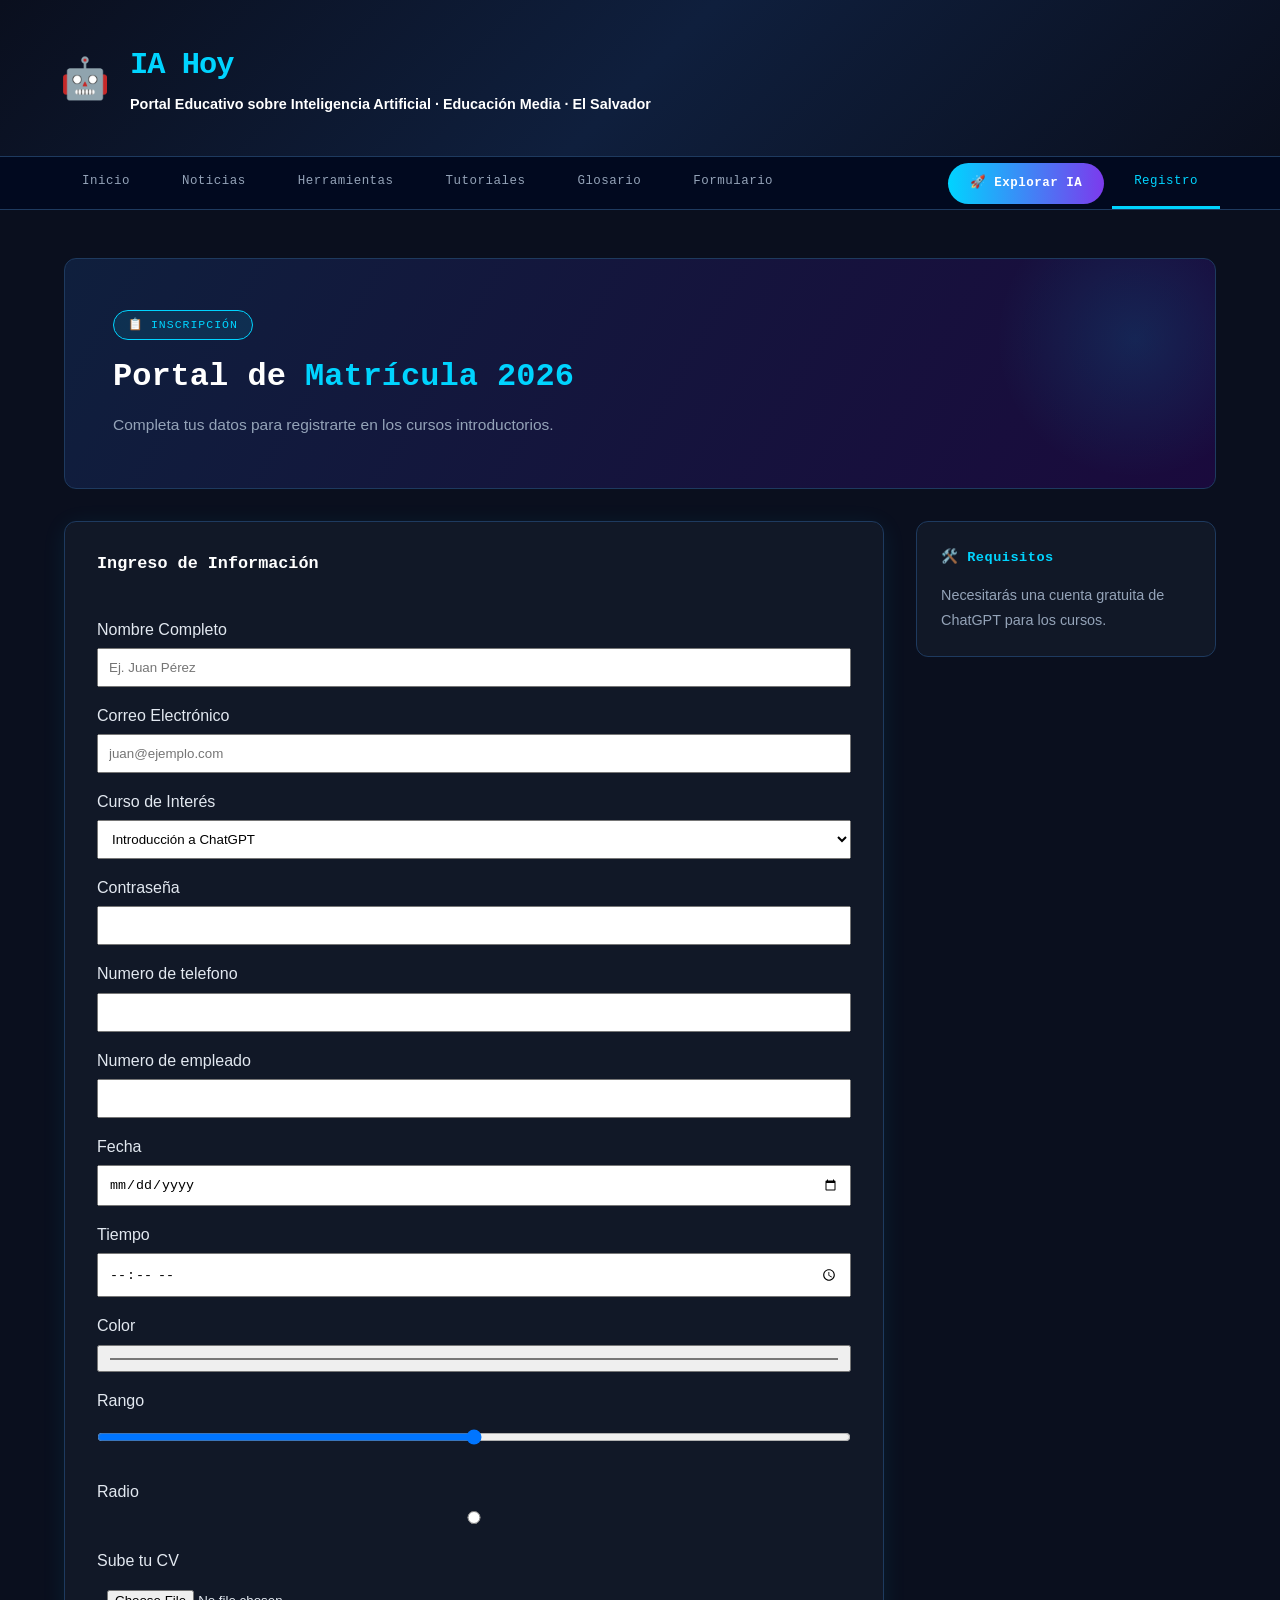
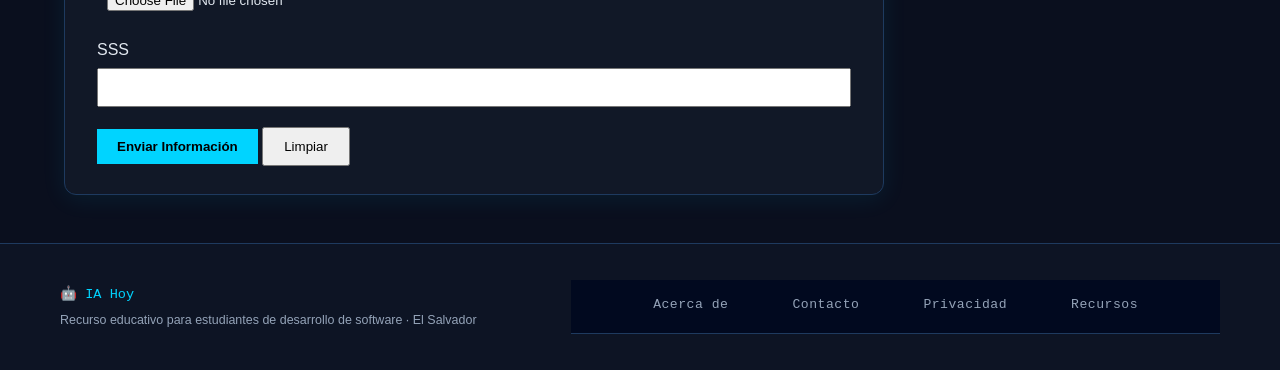
<file: Registro.html>
<!DOCTYPE html>
<html lang="es">
<head>
<meta charset="UTF-8">
<meta name="viewport" content="width=device-width, initial-scale=1.0">
<title>Formulario - IA Hoy</title>
<link rel="stylesheet" href="style.css">
<link rel="icon" href="icons/Icon-IA.png">
</head>
<body>

  <header>
    <div class="header-icono">🤖</div>
    <div>
      <h1>IA Hoy</h1>
      <p>Portal Educativo sobre Inteligencia Artificial · Educación Media · El Salvador</p>
    </div>
  </header>

  <nav>
    <a href="main.html">Inicio</a>
    <a href="noticias.html">Noticias</a>
    <a href="Herramientas.html">Herramientas</a>
    <a href="#">Tutoriales</a>
    <a href="#">Glosario</a>
    <a href="formulario.html">Formulario</a>
    <a href="ExplorarIA.html" class="btn-especial">🚀 Explorar IA</a>
    <a href="Registro.html" class="activo">Registro</a>
  </nav>

  <div class="contenedor">

    <section class="hero">
      <span class="hero-badge">📋 INSCRIPCIÓN</span>
      <h2>Portal de <span>Matrícula 2026</span></h2>
      <p>Completa tus datos para registrarte en los cursos introductorios.</p>
    </section>

    <main>
      <article class="card">
        <h3>Ingreso de Información</h3>
        <br>
        <form>
          <div style="margin-bottom: 15px;">
            <label>Nombre Completo</label><br>
            <input type="text" name="nombre" id="nombres" placeholder="Ej. Juan Pérez" style="width: 100%; padding: 10px; margin-top: 5px;">
          </div>
          <div style="margin-bottom: 15px;">
            <label>Correo Electrónico</label><br>
            <input type="email" name="emaili" id="emails" placeholder="juan@ejemplo.com" style="width: 100%; padding: 10px; margin-top: 5px;">
          </div>
          <div style="margin-bottom: 15px;">
            <label>Curso de Interés</label><br>
            <select style="width: 100%; padding: 10px; margin-top: 5px;">
              <option>Introducción a ChatGPT</option>
              <option>Generación de Imágenes con IA</option>
            </select>
          </div>
          <div style="margin-bottom: 15px;">
            <label>Contraseña</label><br>
            <input type="password" name="contraseña" id="password" style="width: 100%; padding: 10px; margin-top: 5px;">
          </div>
          <div style="margin-bottom: 15px;">
            <label>Numero de telefono</label><br>
            <input type="tel" name="tele" id="telefon" style="width: 100%; padding: 10px; margin-top: 5px;">
          </div>
          <div style="margin-bottom: 15px;">
            <label>Numero de empleado</label><br>
            <input type="number" name="telen" id="numero" style="width: 100%; padding: 10px; margin-top: 5px;">
          </div>
          <div style="margin-bottom: 15px;">
            <label>Fecha</label><br>
            <input type="date" name="dates" id="fechas" style="width: 100%; padding: 10px; margin-top: 5px;">
          </div>
          <div style="margin-bottom: 15px;">
            <label>Tiempo</label><br>
            <input type="time" name="times" id="timeID" style="width: 100%; padding: 10px; margin-top: 5px;">
          </div>
          <div style="margin-bottom: 15px;">
            <label>Color</label><br>
            <input type="color" name="colores" id="color" style="width: 100%; padding: 10px; margin-top: 5px;">
          </div>
          <div style="margin-bottom: 15px;">
            <label>Rango</label><br>
            <input type="range" name="rangos" id="rango" style="width: 100%; padding: 10px; margin-top: 5px;">
          </div>
          <div style="margin-bottom: 15px;">
            <label>Radio</label><br>
            <input type="radio" name="radios" id="radioso" style="width: 100%; padding: 10px; margin-top: 5px;">
          </div>
          <div style="margin-bottom: 15px;">
            <label>Sube tu CV</label><br>
            <input type="file" name="file" id="files" style="width: 100%; padding: 10px; margin-top: 5px;">
          </div>
          <div style="margin-bottom: 15px;">
            <label>SSS</label><br>
            <input type="tel" name="tele" id="telefon" style="width: 100%; padding: 10px; margin-top: 5px;">
          </div>
          <div style="margin-top: 20px;">
            <button type="submit" style="padding: 10px 20px; background: var(--color-acento); border: none; font-weight: bold; cursor: pointer;">Enviar Información</button>
            <button type="reset" style="padding: 10px 20px; cursor: pointer;">Limpiar</button>
          </div>
        </form>
      </article>
    </main>

    <aside>
      <div class="aside-card">
        <h4>🛠️ Requisitos</h4>
        <p style="color: var(--color-suave); font-size: 0.9rem;">Necesitarás una cuenta gratuita de ChatGPT para los cursos.</p>
      </div>
    </aside>

  </div>

  <footer>
    <div class="footer-marca">
      🤖 IA Hoy
      <span>Recurso educativo para estudiantes de desarrollo de software · El Salvador</span>
    </div>
    <nav class="footer-links">
      <a href="#">Acerca de</a>
      <a href="#">Contacto</a>
      <a href="#">Privacidad</a>
      <a href="#">Recursos</a>
    </nav>
  </footer>
</body>
</html>
</file>
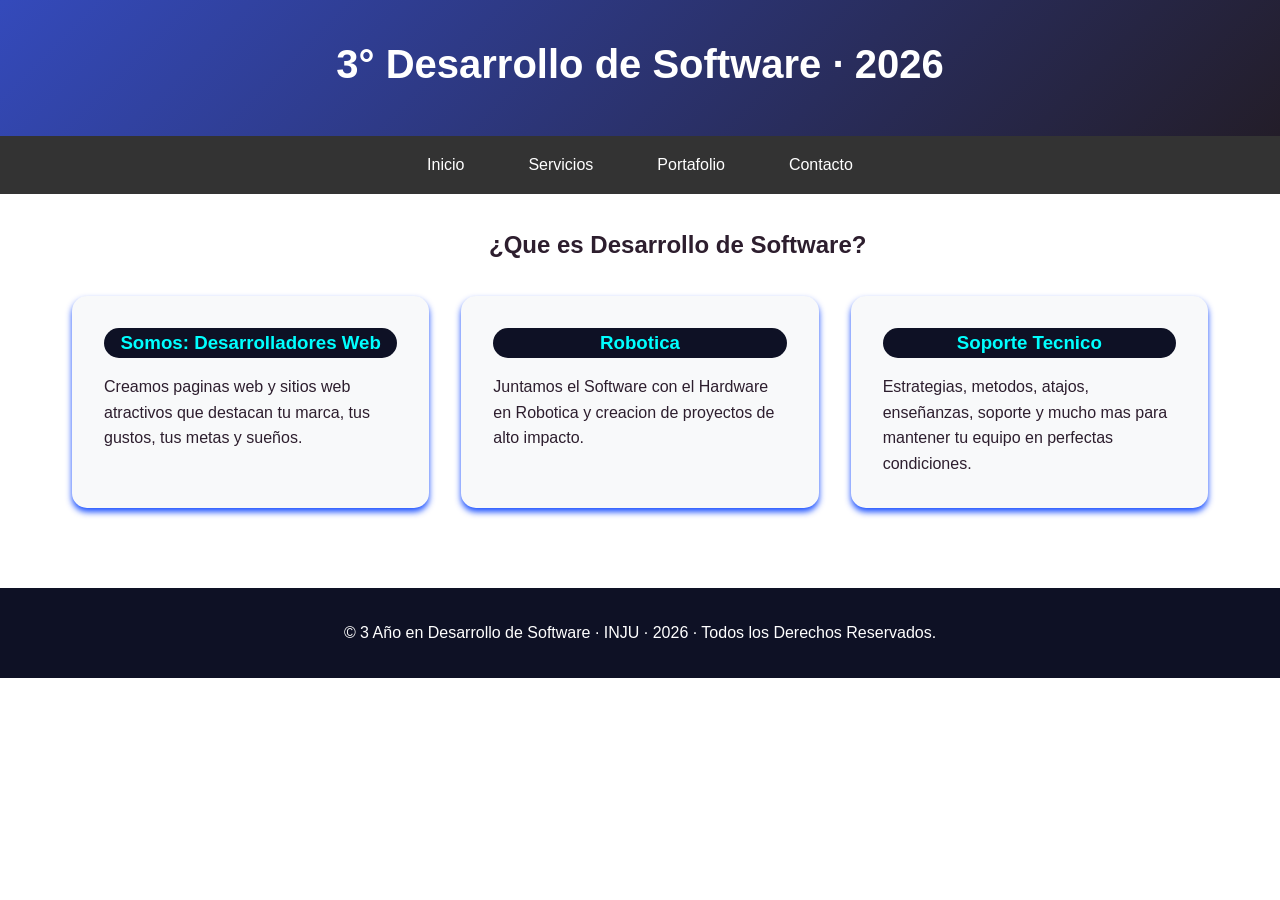
<file: responsivepage.html>
<!DOCTYPE html>
<html lang="en">
<head>
    <meta charset="UTF-8">
    <meta name="viewport" content="width=device-width, initial-scale=1.0">
    <title>Responsive Site</title>
    <link rel="icon" href="icons/Icon-IA.png">


    <style>

        *{
            margin: 0;
            padding: 0;
            box-sizing: border-box;
        }

        body{
            font-family: Arial, sans-serif;
            line-height: 1.6;
            color: #2d1e2e;
        }

        header{
            background: linear-gradient(135deg, #344abb 0%, #231d29 100%);
            color: white;
            padding: 2rem;
            text-align: center;
        }

        header h1{
            font-size: 2.5rem;
            margin-bottom: 0.5rem;
        }

        nav{
            background: #333;
            padding: 1rem;
        }

        nav ul{
            list-style: none;
            display: flex;
            justify-content: center;
            gap: 2rem;
        }

        nav a{
            color: white;
            text-decoration: none;
            padding: 0.5rem 1rem;
            border-radius: 5px;
            transition: background 0.3s;
        }

        nav a:hover{
            background: #667eea;
        }

        .container{
            max-width: 1200px;
            margin: 0 auto;
            padding: 2rem;
        }

        .grid{
            display: grid;
            grid-template-columns: repeat(auto-fit, minmax(300px, 1fr));
            gap: 2rem;
            margin-top: 2rem;
        }

        .card{
            background: #f8f9fa;
            padding: 2rem;
            border-radius: 15px;
            box-shadow: 0 4px 6px rgba(0, 60, 255, 0.897);
            transition: transform 0.3s;
        }

        .card:hover{
            transform: translateY(-5px);
        }

        .card h3{
            background-color: #0e1125;
            border-radius: 15px;
            color: #00ffff;
            margin-bottom: 1rem;
            text-align: center;
        }

        footer{
            background: #0e1125;
            color: white;
            text-align: center;
            padding: 2rem;
            margin-top: 3rem;
        }

        @media (max-width: 768px){
            header h1{
                font-size: 1.8rem;
            }

            nav ul{
            flex-direction: column;
            gap: 0.5rem;
        }

        nav a{
            display: block;
            text-align: center;
        }

        .container{
            padding: 1rem;
        }

        .grid{
            grid-template-columns: 1fr;
            gap: 1rem;
        }
        }

        


    </style>

</head>
<body>

    <header>
        <h1>3° Desarrollo de Software · 2026</h1>
        <p></p>
    </header>

    <nav>
        <ul>
            <li><a href="responsivepage.html">Inicio</a></li>
            <li><a href="responsivepage.html">Servicios</a></li>
            <li><a href="responsivepage.html">Portafolio</a></li>
            <li><a href="responsivepage.html">Contacto</a></li>
            
        </ul>
    </nav>

    <main class="container">
        <h2 style="padding-left: 417px;">¿Que es Desarrollo de Software?</h2>
        <div class="grid">
            <div class="card">
                <h3>Somos: Desarrolladores Web</h3>
                <p>Creamos paginas web y sitios web atractivos que destacan tu marca, tus gustos, tus metas y sueños.</p>
            </div>
            <div class="card">
                <h3>Robotica</h3>
                <p>Juntamos el Software con el Hardware en Robotica y creacion de proyectos de alto impacto.</p>
            </div>
            <div class="card">
                <h3>Soporte Tecnico</h3>
                <p>Estrategias, metodos, atajos, enseñanzas, soporte y mucho mas para mantener tu equipo en perfectas condiciones.</p>
            </div>
        </div>
    </main>

    <footer>
        <p>&copy; 3 Año en Desarrollo de Software · INJU · 2026 · Todos los Derechos Reservados.</p>
    </footer>
    
</body>
</html>
</file>
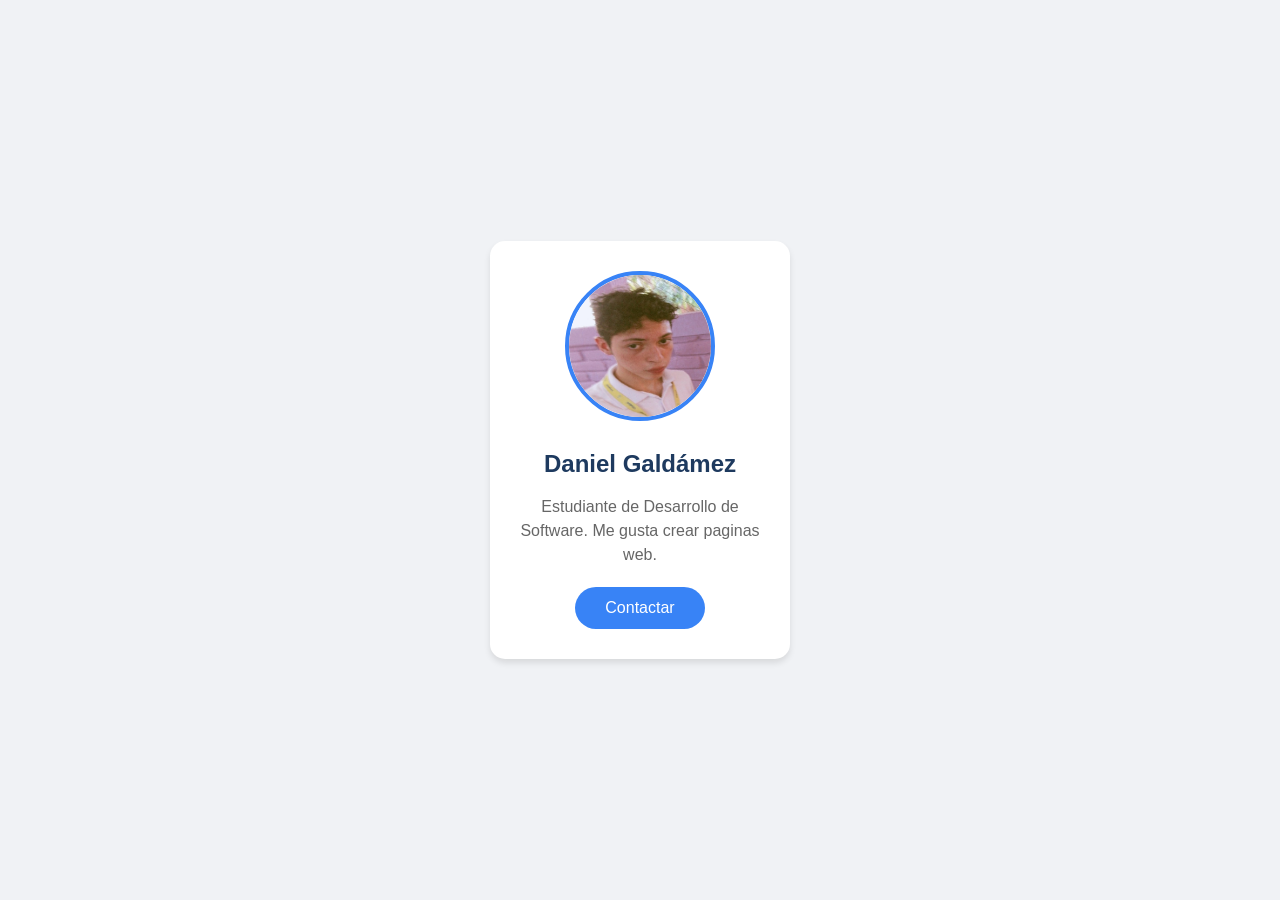
<file: tarjetadeperfil.html>
<!DOCTYPE html>
<html lang="en">
<head>
    <meta charset="UTF-8">
    <meta name="viewport" content="width=device-width, initial-scale=1.0">
    <title>Lord Galdámez</title>
    <link rel="stylesheet" href="style.css">
    <link rel="icon" href="icons/Icon-IA.png">

    <style>

        body{
            font-family: Arial, sans-serif;
            background-color: #f0f2f5;
            display: flex;
            justify-content: center;
            align-items: center;
            min-height: 100vh;
        }

        .tarjeta{
            background-color: white;
            border-radius: 15px;
            padding: 30px;
            text-align: center;
            box-shadow: 0 4px 6px rgba(0, 0, 0, 0.1);
            width: 300px;
        }

        .foto{
            width: 150px;
            height: 150px;
            border-radius: 50%;
            margin-bottom: 15px;
            border: 4px solid #3883f6;
        }

        .nombre{
            color: #1e3a5f;
            margin-bottom: 10px;
            font-size: 24px;
        }

        .descripcion{
            color: #666;
            margin-bottom: 20px;
            line-height: 1.5;
        }

        .button{
            background-color: #3883f6;
            color: white;
            border: none;
            padding: 12px 30px;
            border-radius: 25px;
            cursor: pointer;
            font-size: 16px;
            transition: background-color 0.3s;
        }

        .button:hover{
            background-color: #50145f;
        }

    </style>

</head>
<body>

    <div class="tarjeta">
        <img src="icons/Me.jpeg" alt="Mi foto" class="mi foto">
        <h2 class="nombre">Daniel Galdámez</h2>
        <p class="descripcion">Estudiante de Desarrollo de Software.
            Me gusta crear paginas web.
        </p>
        <button class="button">Contactar</button>
    </div>

    <div class="audio">
        
    </div>
    
</body>
</html>
</file>
<file: style.css>
/* === VARIABLES Y RESET === */
:root {
  --color-fondo: #0a0f1e;
  --color-card: #111827;
  --color-borde: #1e3a5f;
  --color-acento: #00d4ff;
  --color-acento2: #7c3aed;
  --color-texto: #e2e8f0;
  --color-suave: #94a3b8;
  --fuente-titulo: 'Space Mono', monospace;
  --fuente-cuerpo: 'Sora', sans-serif;
  --radio: 12px;
  --sombra: 0 4px 24px rgba(0, 212, 255, 0.08);
}

* {
  margin: 0;
  padding: 0;
  box-sizing: border-box;
}

body {
  background-color: var(--color-fondo);
  color: var(--color-texto);
  font-family: var(--fuente-cuerpo);
  font-size: 16px;
  line-height: 1.7;
}

/* === HEADER === */
header {
  background: linear-gradient(135deg, #0a0f1e 0%, #0f1f3d 50%, #0a0f1e 100%);
  border-bottom: 1px solid var(--color-borde);
  padding: 40px 60px;
  display: flex;
  align-items: center;
  gap: 20px;
  animation: fadeDown 0.7s ease both;
}

.header-icono {
  font-size: 2.5rem;
  animation: pulso 2.5s infinite ease-in-out;
}

@keyframes pulso {
  0%, 100% { transform: scale(1); }
  50% { transform: scale(1.12); }
}

header h1 {
  font-family: var(--fuente-titulo);
  font-size: 1.9rem;
  color: var(--color-acento);
  letter-spacing: -1px;
}

header p {
  color: #ffffff;
  font-size: 0.9rem;
  font-weight: 700;
}

/* === NAV === */
nav {
  background-color: #01091f;
  border-bottom: 1px solid var(--color-borde);
  padding: 0 60px;
  display: flex;
  gap: 8px;
  align-items: center;
  animation: fadeDown 0.8s ease 0.1s both;
}

nav a {
  display: inline-block;
  padding: 14px 22px;
  text-decoration: none;
  color: var(--color-suave);
  font-family: var(--fuente-titulo);
  font-size: 0.78rem;
  letter-spacing: 0.5px;
  transition: color 0.3s, border-bottom 0.3s;
  border-bottom: 3px solid transparent;
}

nav a:hover,
nav a.activo {
  color: #00d4ff;
  border-bottom: 3px solid var(--color-acento);
}

nav a.btn-especial {
  margin-left: auto;
  background: linear-gradient(90deg, var(--color-acento), var(--color-acento2));
  color: #fff;
  border-radius: 30px;
  border-bottom: none;
  padding: 10px 22px;
  font-weight: 700;
  transition: opacity 0.3s, transform 0.2s;
}

nav a.btn-especial:hover {
  opacity: 0.85;
  transform: translateY(-1px);
  border-bottom: none;
}

/* === LAYOUT PRINCIPAL === */
.contenedor {
  max-width: 1200px;
  margin: 0 auto;
  padding: 48px 24px;
  display: grid;
  grid-template-columns: 1fr 300px;
  grid-template-rows: auto auto;
  gap: 32px;
}

/* === HERO / BANNER === */
.hero {
  grid-column: 1 / -1;
  background: linear-gradient(120deg, #0f1f3d, #1a0a3d);
  border: 1px solid var(--color-borde);
  border-radius: var(--radio);
  padding: 50px 48px;
  position: relative;
  overflow: hidden;
  animation: fadeUp 0.7s ease 0.2s both;
}

.hero::before {
  content: '';
  position: absolute;
  top: -60px;
  right: -60px;
  width: 280px;
  height: 280px;
  background: radial-gradient(circle, rgba(0,212,255,0.12), transparent 70%);
  border-radius: 50%;
}

.hero-badge {
  display: inline-block;
  background: rgba(0, 212, 255, 0.1);
  border: 1px solid var(--color-acento);
  color: var(--color-acento);
  font-family: var(--fuente-titulo);
  font-size: 0.72rem;
  padding: 4px 14px;
  border-radius: 20px;
  margin-bottom: 16px;
  letter-spacing: 1px;
}

.hero h2 {
  font-family: var(--fuente-titulo);
  font-size: 2rem;
  color: #fff;
  margin-bottom: 14px;
  line-height: 1.3;
}

.hero h2 span {
  color: var(--color-acento);
}

.hero p {
  color: var(--color-suave);
  max-width: 600px;
  font-size: 0.97rem;
}

/* === MAIN CONTENT === */
main {
  display: flex;
  flex-direction: column;
  gap: 24px;
  animation: fadeUp 0.7s ease 0.3s both;
}

.card {
  background-color: var(--color-card);
  border: 1px solid var(--color-borde);
  border-radius: var(--radio);
  padding: 28px 32px;
  box-shadow: var(--sombra);
  transition: transform 0.25s, box-shadow 0.25s;
}

.card:hover {
  transform: translateY(-3px);
  box-shadow: 0 8px 32px rgba(0, 212, 255, 0.14);
}

.card-tag {
  font-family: var(--fuente-titulo);
  font-size: 0.68rem;
  letter-spacing: 1.5px;
  text-transform: uppercase;
  color: var(--color-acento2);
  margin-bottom: 8px;
}

.card h3 {
  font-family: var(--fuente-titulo);
  font-size: 1.05rem;
  color: #fff;
  margin-bottom: 10px;
}

.card p {
  color: var(--color-suave);
  font-size: 0.93rem;
}

.card-lista {
  list-style: none;
  margin-top: 12px;
}

.card-lista li {
  color: var(--color-suave);
  font-size: 0.9rem;
  padding: 6px 0;
  border-bottom: 1px solid #1a2a3a;
  display: flex;
  gap: 10px;
  align-items: flex-start;
}

.card-lista li:last-child { border-bottom: none; }

.card-lista li::before {
  content: '▸';
  color: var(--color-acento);
  font-size: 0.8rem;
  margin-top: 2px;
  flex-shrink: 0;
}

/* === ASIDE === */
aside {
  display: flex;
  flex-direction: column;
  gap: 24px;
  animation: fadeUp 0.7s ease 0.4s both;
}

.aside-card {
  background-color: var(--color-card);
  border: 1px solid var(--color-borde);
  border-radius: var(--radio);
  padding: 24px;
}

.aside-card h4 {
  font-family: var(--fuente-titulo);
  font-size: 0.85rem;
  color: var(--color-acento);
  margin-bottom: 14px;
  letter-spacing: 0.5px;
}

.stat-item {
  display: flex;
  justify-content: space-between;
  align-items: center;
  padding: 10px 0;
  border-bottom: 1px solid #1a2a3a;
}

.stat-item:last-child { border-bottom: none; }

.stat-label {
  font-size: 0.85rem;
  color: var(--color-suave);
}

.stat-valor {
  font-family: var(--fuente-titulo);
  font-size: 0.9rem;
  color: var(--color-acento);
}

.dato-grande {
  font-family: var(--fuente-titulo);
  font-size: 2rem;
  color: var(--color-acento);
  display: block;
  margin: 6px 0 2px;
}

.dato-desc {
  font-size: 0.82rem;
  color: var(--color-suave);
}

.herramienta-item {
  display: flex;
  align-items: center;
  gap: 12px;
  padding: 10px 0;
  border-bottom: 1px solid #1a2a3a;
}

.herramienta-item:last-child { border-bottom: none; }

.herramienta-icono {
  font-size: 1.4rem;
}

.herramienta-nombre {
  font-size: 0.88rem;
  color: var(--color-texto);
  font-weight: 600;
}

.herramienta-desc {
  font-size: 0.78rem;
  color: var(--color-suave);
}

/* === FOOTER === */
footer {
  background-color: #0d1424;
  border-top: 1px solid var(--color-borde);
  padding: 36px 60px;
  display: flex;
  justify-content: space-between;
  align-items: center;
  flex-wrap: wrap;
  gap: 16px;
  animation: fadeUp 0.7s ease 0.5s both;
}

.footer-marca {
  font-family: var(--fuente-titulo);
  font-size: 0.85rem;
  color: var(--color-acento);
}

.footer-marca span {
  display: block;
  font-family: var(--fuente-cuerpo);
  font-size: 0.78rem;
  color: var(--color-suave);
  font-weight: 300;
  margin-top: 4px;
}

.footer-links {
  display: flex;
  gap: 20px;
}

.footer-links a {
  color: var(--color-suave);
  text-decoration: none;
  font-size: 0.82rem;
  transition: color 0.3s;
}

.footer-links a:hover { color: var(--color-acento); }

.footer-copy {
  font-size: 0.78rem;
  color: #4a5568;
}

/* === ANIMACIONES === */
@keyframes fadeDown {
  from { opacity: 0; transform: translateY(-16px); }
  to   { opacity: 1; transform: translateY(0); }
}

@keyframes fadeUp {
  from { opacity: 0; transform: translateY(20px); }
  to   { opacity: 1; transform: translateY(0); }
}

/* === RESPONSIVE === */
@media (max-width: 820px) {
  header, nav, footer { padding-left: 20px; padding-right: 20px; }
  nav { flex-wrap: wrap; }
  .contenedor { grid-template-columns: 1fr; }
  .hero { padding: 32px 24px; }
  .hero h2 { font-size: 1.45rem; }
}

@media (max-width: 600px) {
  header, nav, footer { padding-left: 15px; padding-right: 15px; }
  .hero h2 { font-size: 1.25rem; }
}

@media (max-width: 480px) {
  nav { flex-direction: column; }
  .hero { padding: 24px 16px; }
  .hero h2 { font-size: 1.1rem; }
}

@media (max-width: 360px) {
  header, nav, footer { padding-left: 10px; padding-right: 10px; }
  .hero { padding: 20px 12px; }
  .hero h2 { font-size: 1rem; }
}
</file>
